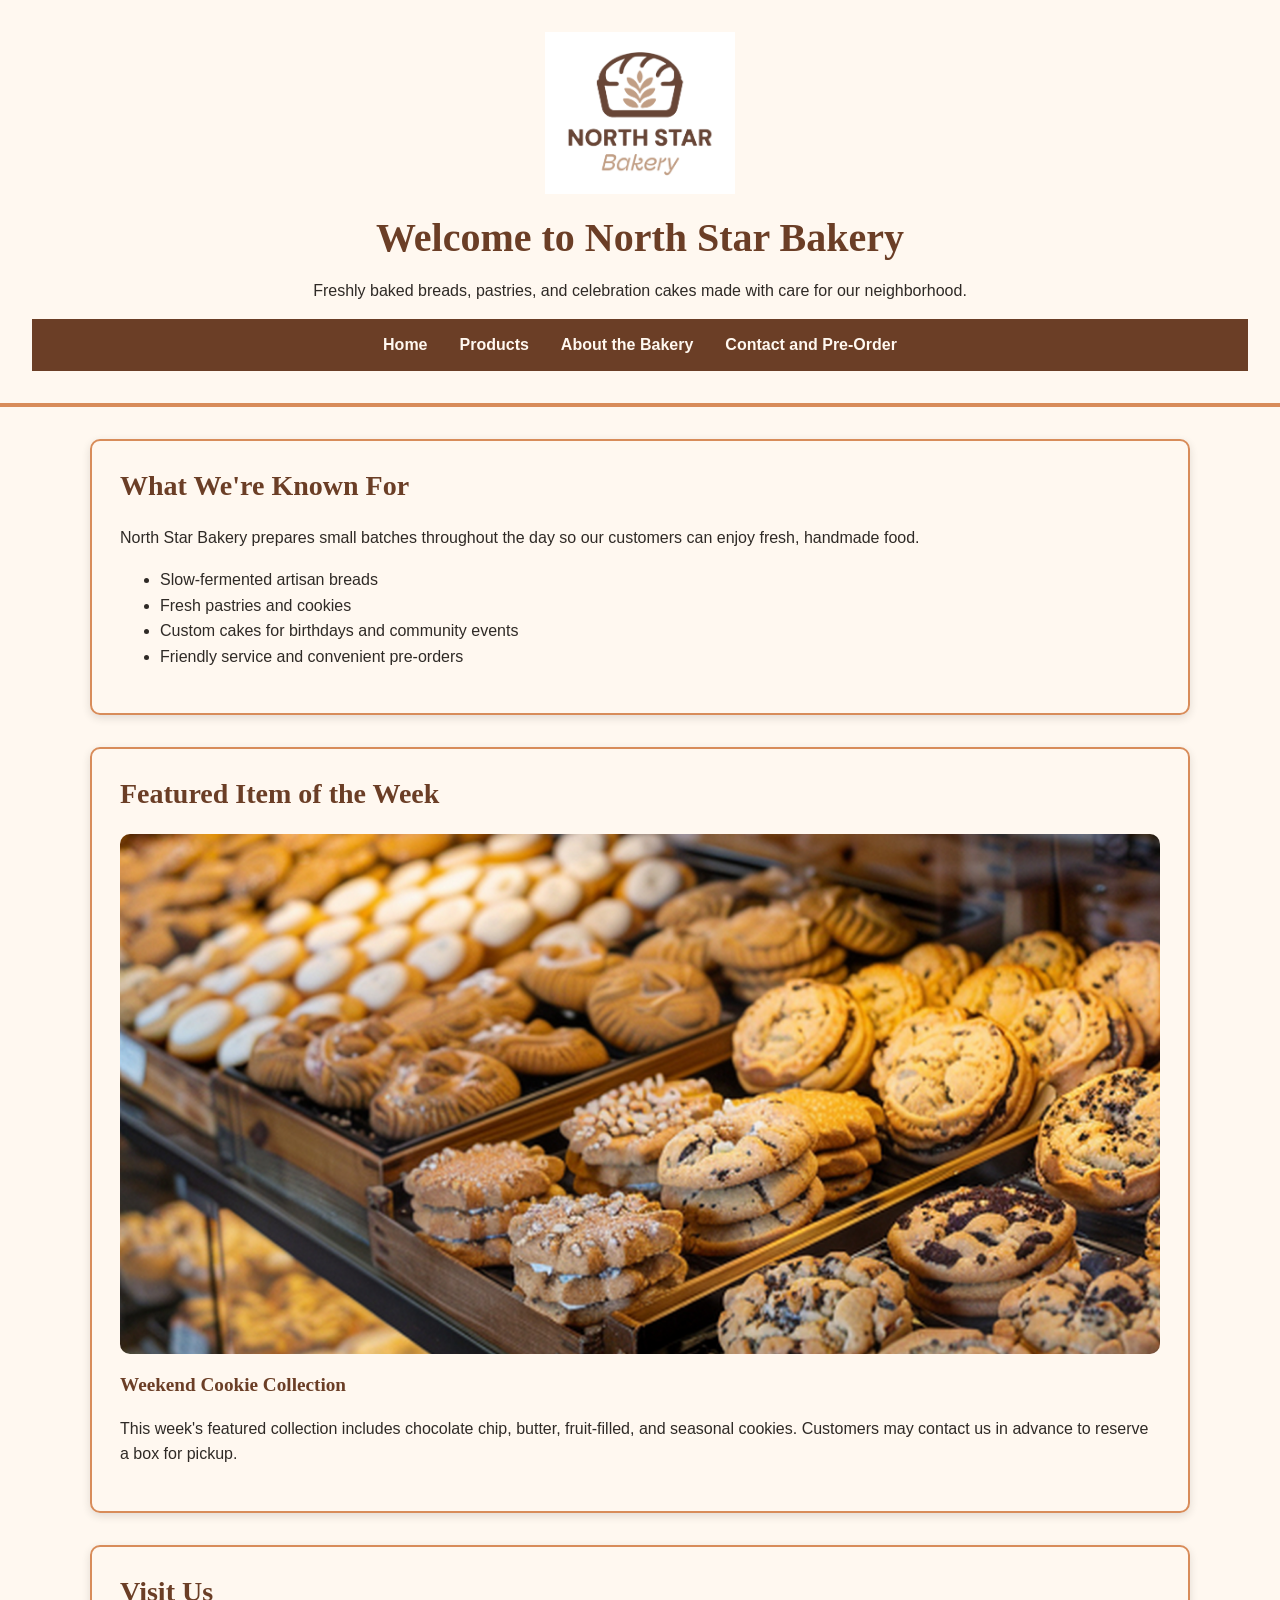
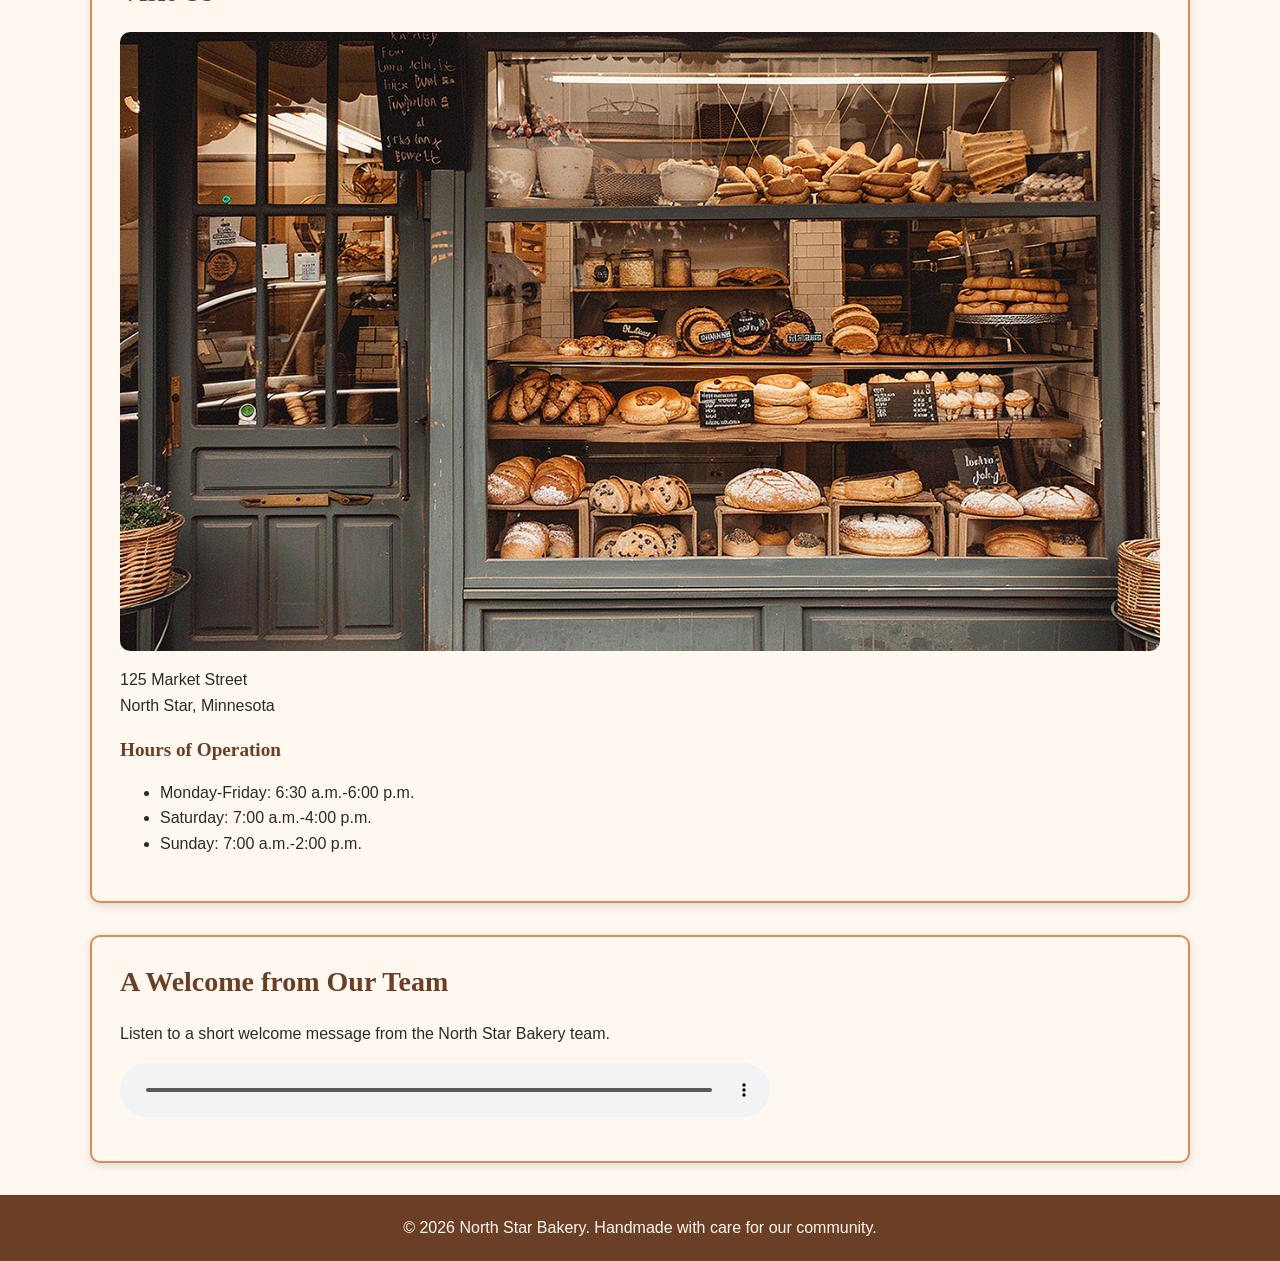
<file: index.html>
<!DOCTYPE html>
<html lang="en">
</head>
    <meta charset="UTF-8">
    <meta name="viewport" content="width=device-width, initial-scale=1.0">
    <title>Home | North Star Bakery</title>
    <link rel="stylesheet" href="styles.css">
</head>
<body>
    <header>
        <a href="index.html">
            <img
                src="media/bakery-logo_c.png"
                alt="North Star Bakery logo with a loaf of bread and wheat design"
            >
        </a>

        <h1>Welcome to North Star Bakery</h1>

        <p>
            Freshly baked breads, pastries, and celebration cakes made
            with care for our neighborhood.
        </p>

        <nav aria-label="Primary navigation">
            <ul>
                <li>
                    <a href="index.html" aria-current="page">Home</a>
                </li>
                <li>
                    <a href="products.html">Products</a>
                </li>
                <li>
                    <a href="about.html">About the Bakery</a>
                </li>
                <li>
                    <a href="contact.html">Contact and Pre-Order</a>
                </li>
            </ul>
        </nav>
    </header>

    <main>
        <section aria-labelledby="known-for-heading">
            <h2 id="known-for-heading">What We're Known For</h2>

            <p>
                North Star Bakery prepares small batches throughout the
                day so our customers can enjoy fresh, handmade food.
            </p>

            <ul>
                <li>Slow-fermented artisan breads</li>
                <li>Fresh pastries and cookies</li>
                <li>Custom cakes for birthdays and community events</li>
                <li>Friendly service and convenient pre-orders</li>
            </ul>
        </section>

        <section aria-labelledby="featured-heading">
            <h2 id="featured-heading">Featured Item of the Week</h2>

            <picture>
                <source
                    media="(min-width: 768px)"
                    srcset="media/bakery-feature-large_c.png"
                >
                <img
                    src="media/bakery-feature-small_c.png"
                    alt="Assorted cookies and pastries displayed at North Star Bakery"
                >
            </picture>

            <h3>Weekend Cookie Collection</h3>

            <p>
                This week's featured collection includes chocolate chip,
                butter, fruit-filled, and seasonal cookies. Customers may
                contact us in advance to reserve a box for pickup.
            </p>
        </section>

        <section aria-labelledby="visit-heading">
            <h2 id="visit-heading">Visit Us</h2>

            <img
                src="media/bakery-storefront_c.png"
                alt="North Star Bakery storefront with breads and pastries displayed in the window"
            >

            <address>
                125 Market Street<br>
                North Star, Minnesota
            </address>

            <h3>Hours of Operation</h3>

            <ul>
                <li>Monday-Friday: 6:30 a.m.-6:00 p.m.</li>
                <li>Saturday: 7:00 a.m.-4:00 p.m.</li>
                <li>Sunday: 7:00 a.m.-2:00 p.m.</li>
            </ul>
        </section>

        <section aria-labelledby="audio-heading">
            <h2 id="audio-heading">A Welcome from Our Team</h2>

            <p>
                Listen to a short welcome message from the North Star
                Bakery team.
            </p>

            <audio controls>
                <source
                    src="media/bakery-welcome_c.mp3"
                    type="audio/mpeg"
                >
                Your browser does not support the audio element.
                <a href="media/bakery-welcome_c.mp3">
                    Download the North Star Bakery welcome message
                </a>.
            </audio>
        </section>
    </main>

    <footer>
        <p>
            &copy; 2026 North Star Bakery. Handmade with care for our
            community.
        </p>
    </footer>
</body>
</html>
</file>
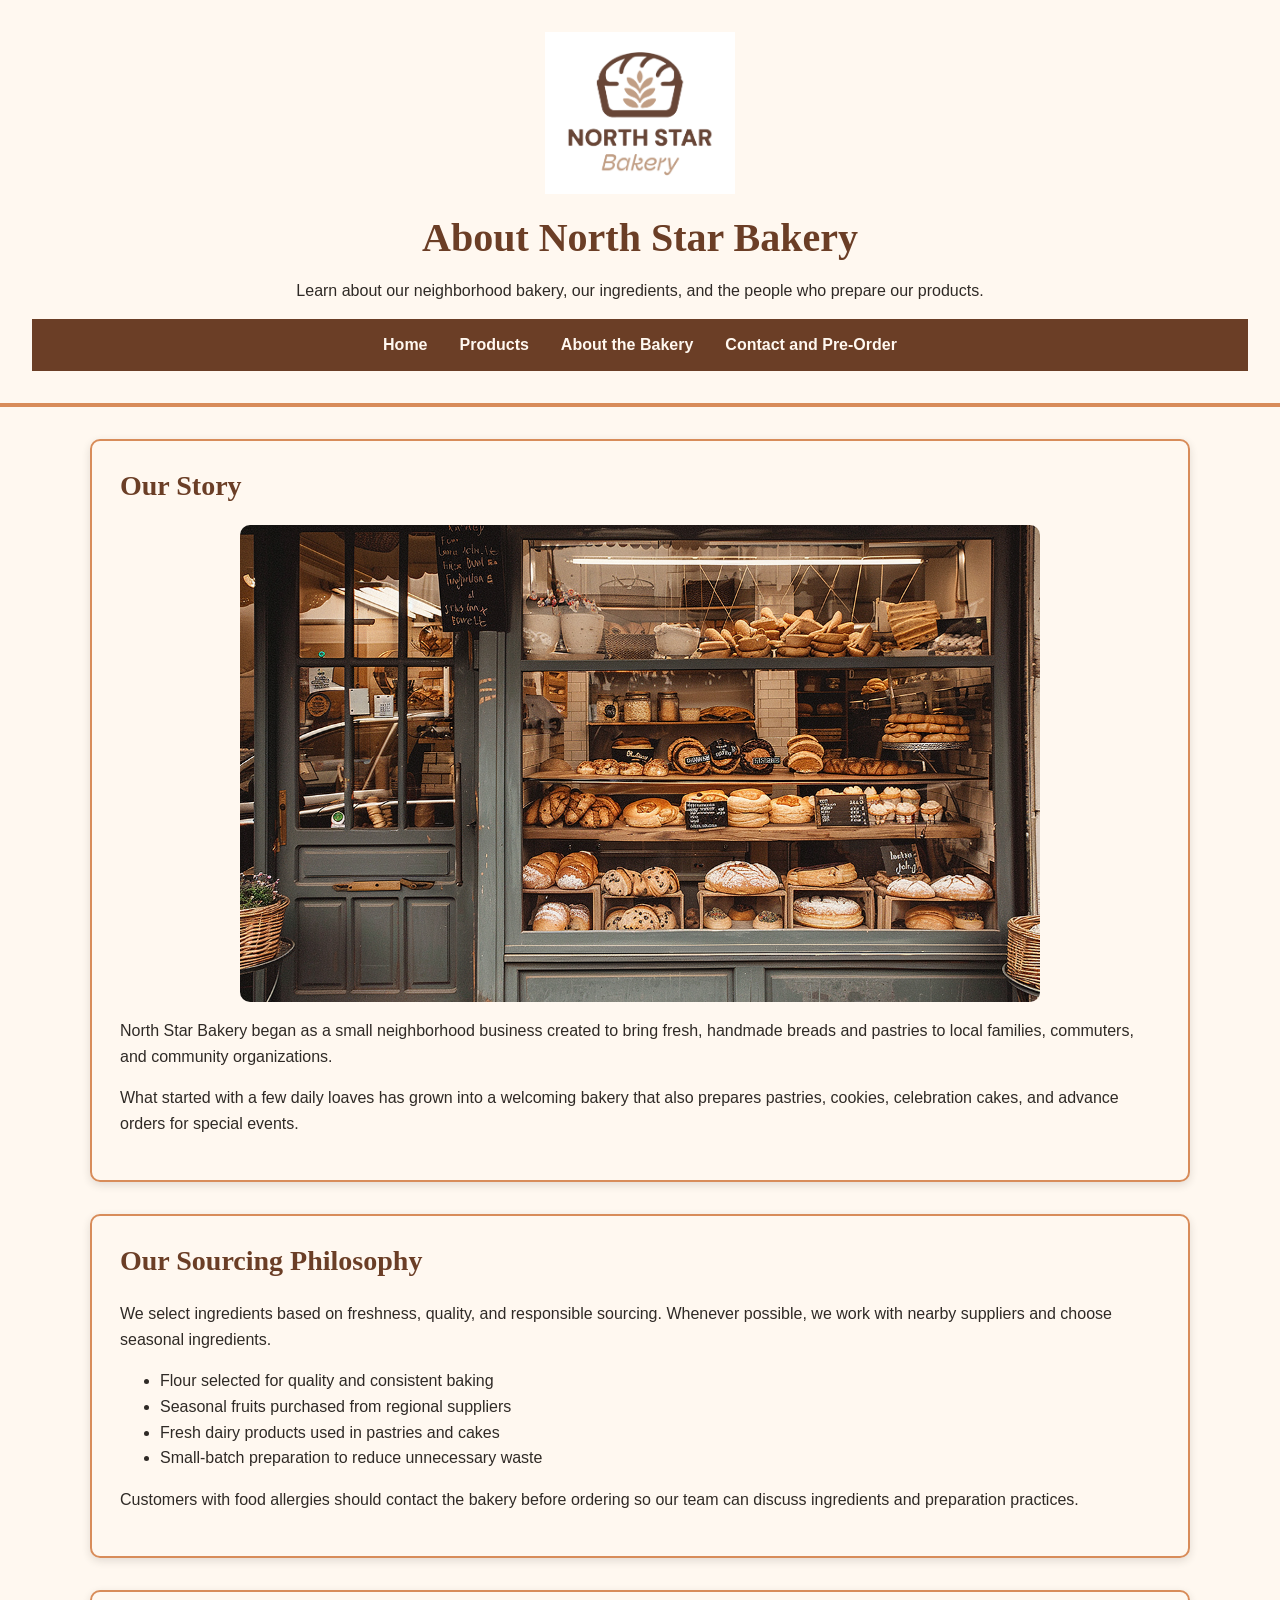
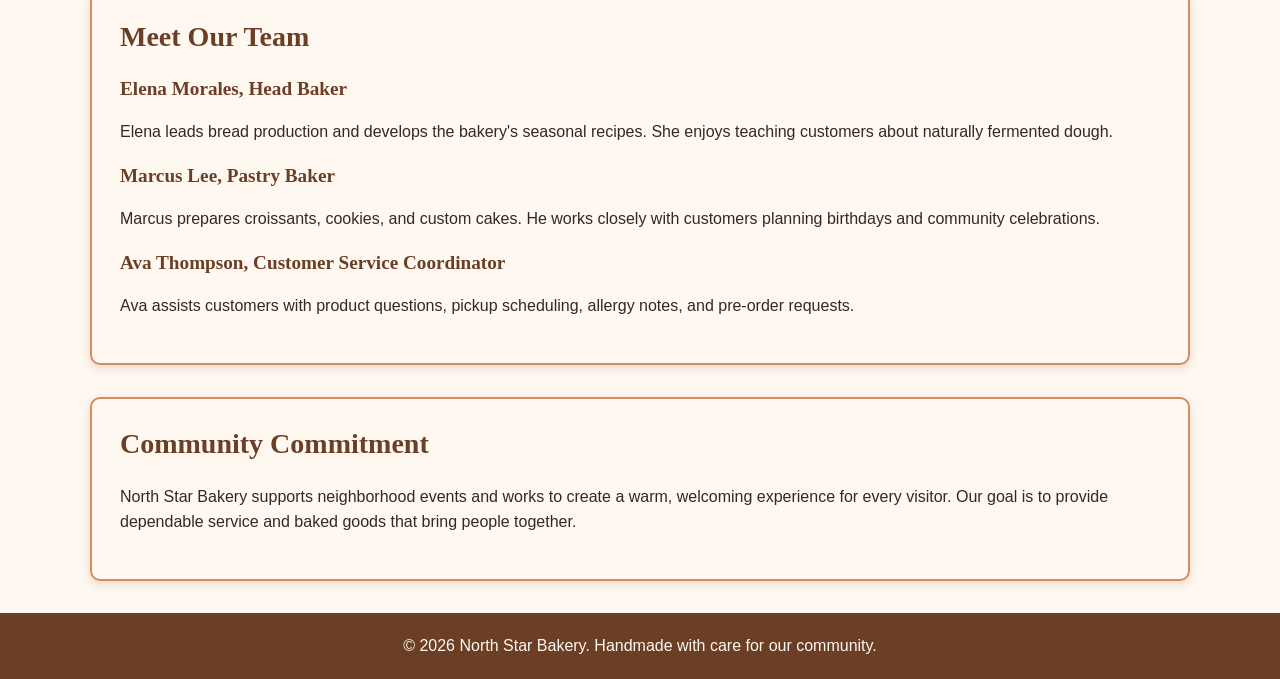
<file: about.html>
<!DOCTYPE html>
<html lang="en">
<head>
    <meta charset="UTF-8">
    <meta name="viewport" content="width=device-width, initial-scale=1.0">
    <title>About | North Star Bakery</title>
    <link rel="stylesheet" href="styles.css">
</head>
<body>
    <header>
        <a href="index.html">
            <img
                src="media/bakery-logo_c.png"
                width="300"
                alt="North Star Bakery logo with a loaf of bread and wheat design"
            >
        </a>

        <h1>About North Star Bakery</h1>

        <p>
            Learn about our neighborhood bakery, our ingredients, and
            the people who prepare our products.
        </p>

        <nav aria-label="Primary navigation">
            <ul>
                <li>
                    <a href="index.html">Home</a>
                </li>
                <li>
                    <a href="products.html">Products</a>
                </li>
                <li>
                    <a href="about.html" aria-current="page">
                        About the Bakery
                    </a>
                </li>
                <li>
                    <a href="contact.html">Contact and Pre-Order</a>
                </li>
            </ul>
        </nav>
    </header>

    <main>
        <section aria-labelledby="story-heading">
            <h2 id="story-heading">Our Story</h2>

            <img
                src="media/bakery-storefront_c.png"
                width="800"
                alt="North Star Bakery storefront with breads and pastries displayed in the window"
            >

            <p>
                North Star Bakery began as a small neighborhood business
                created to bring fresh, handmade breads and pastries to
                local families, commuters, and community organizations.
            </p>

            <p>
                What started with a few daily loaves has grown into a
                welcoming bakery that also prepares pastries, cookies,
                celebration cakes, and advance orders for special events.
            </p>
        </section>

        <section aria-labelledby="sourcing-heading">
            <h2 id="sourcing-heading">Our Sourcing Philosophy</h2>

            <p>
                We select ingredients based on freshness, quality, and
                responsible sourcing. Whenever possible, we work with
                nearby suppliers and choose seasonal ingredients.
            </p>

            <ul>
                <li>Flour selected for quality and consistent baking</li>
                <li>Seasonal fruits purchased from regional suppliers</li>
                <li>Fresh dairy products used in pastries and cakes</li>
                <li>Small-batch preparation to reduce unnecessary waste</li>
            </ul>

            <p>
                Customers with food allergies should contact the bakery
                before ordering so our team can discuss ingredients and
                preparation practices.
            </p>
        </section>

        <section aria-labelledby="team-heading">
            <h2 id="team-heading">Meet Our Team</h2>

            <article>
                <h3>Elena Morales, Head Baker</h3>
                <p>
                    Elena leads bread production and develops the bakery's
                    seasonal recipes. She enjoys teaching customers about
                    naturally fermented dough.
                </p>
            </article>

            <article>
                <h3>Marcus Lee, Pastry Baker</h3>
                <p>
                    Marcus prepares croissants, cookies, and custom cakes.
                    He works closely with customers planning birthdays and
                    community celebrations.
                </p>
            </article>

            <article>
                <h3>Ava Thompson, Customer Service Coordinator</h3>
                <p>
                    Ava assists customers with product questions, pickup
                    scheduling, allergy notes, and pre-order requests.
                </p>
            </article>
        </section>

        <section aria-labelledby="community-heading">
            <h2 id="community-heading">Community Commitment</h2>

            <p>
                North Star Bakery supports neighborhood events and works
                to create a warm, welcoming experience for every visitor.
                Our goal is to provide dependable service and baked goods
                that bring people together.
            </p>
        </section>
    </main>

    <footer>
        <p>
            &copy; 2026 North Star Bakery. Handmade with care for our
            community.
        </p>
    </footer>
</body>
</html>
</file>
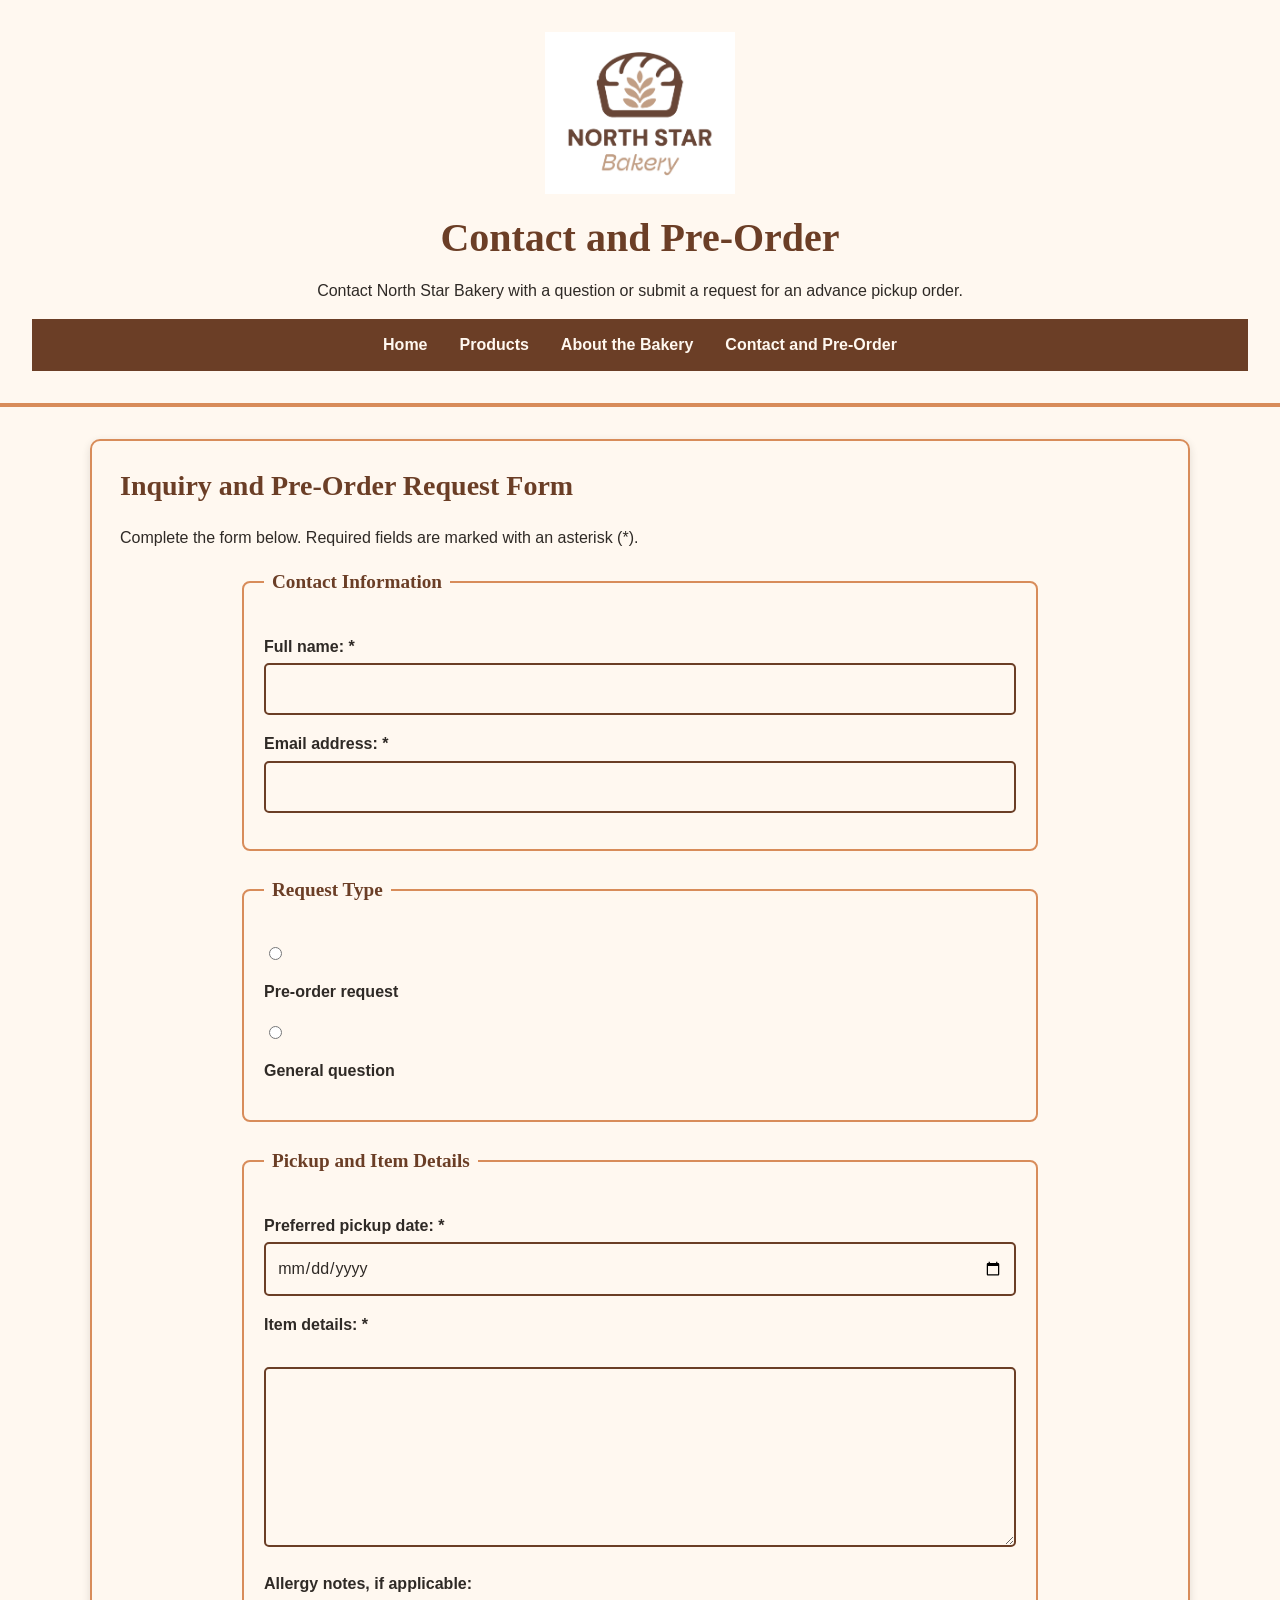
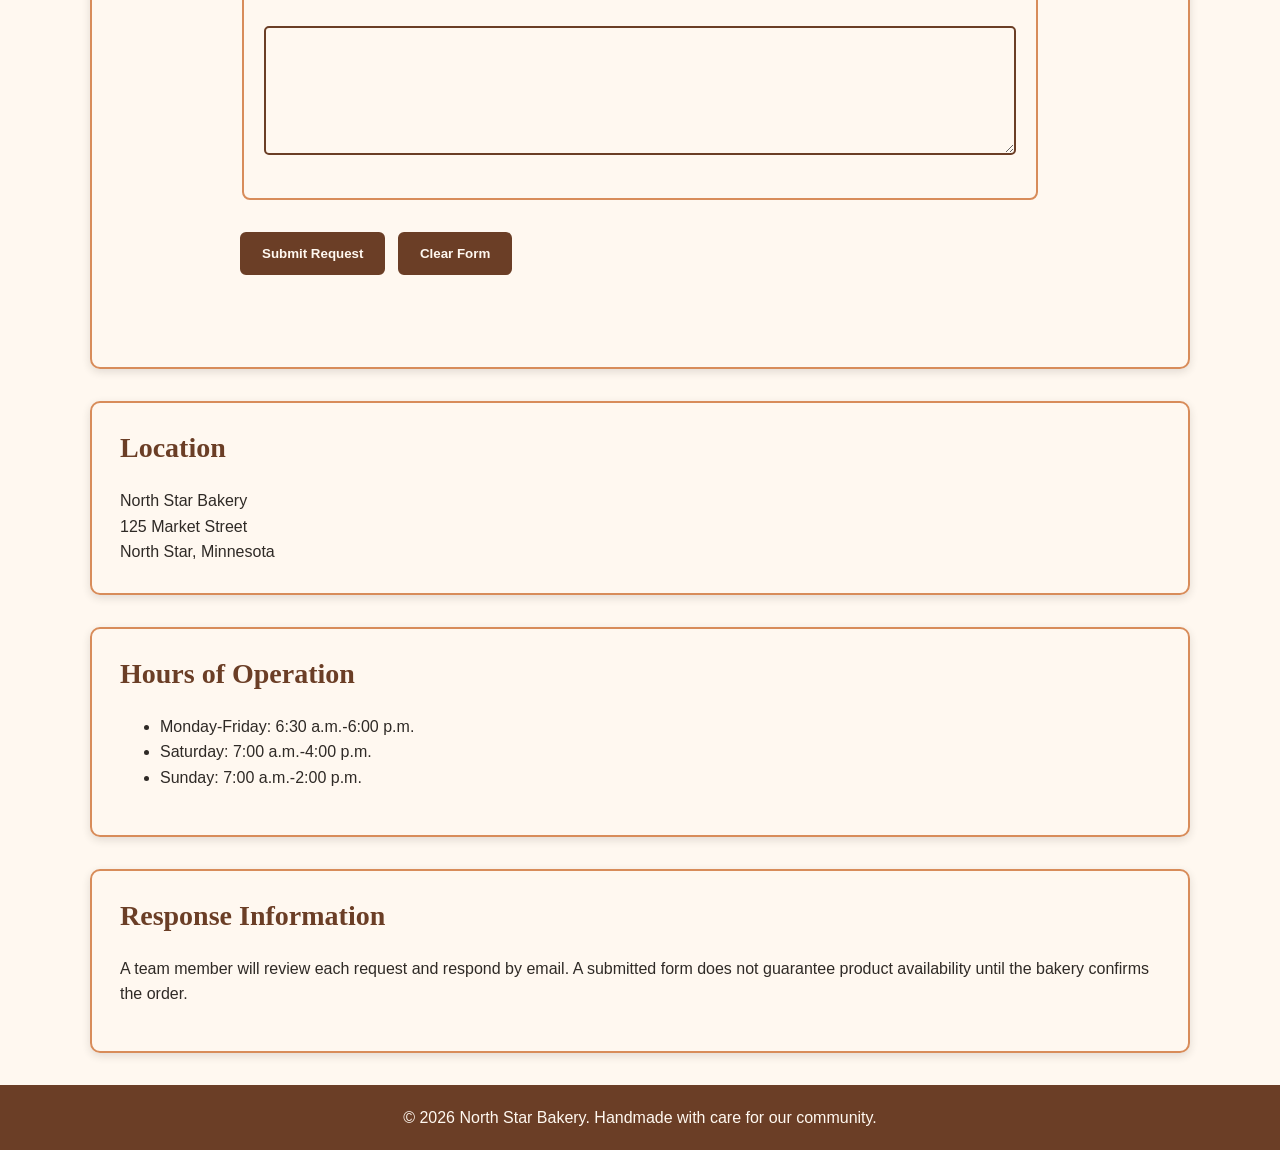
<file: contact.html>
<!DOCTYPE html>
<html lang="en">
<head>
    <meta charset="UTF-8">
    <meta name="viewport" content="width=device-width, initial-scale=1.0">
    <title>Contact and Pre-Order | North Star Bakery</title>
    <link rel="stylesheet" href="styles.css">
</head>
<body>
    <header>
        <a href="index.html">
            <img
                src="media/bakery-logo_c.png"
                width="300"
                alt="North Star Bakery logo with a loaf of bread and wheat design"
            >
        </a>

        <h1>Contact and Pre-Order</h1>

        <p>
            Contact North Star Bakery with a question or submit a request
            for an advance pickup order.
        </p>

        <nav aria-label="Primary navigation">
            <ul>
                <li>
                    <a href="index.html">Home</a>
                </li>
                <li>
                    <a href="products.html">Products</a>
                </li>
                <li>
                    <a href="about.html">About the Bakery</a>
                </li>
                <li>
                    <a href="contact.html" aria-current="page">
                        Contact and Pre-Order
                    </a>
                </li>
            </ul>
        </nav>
    </header>

    <main>
        <section aria-labelledby="form-heading">
            <h2 id="form-heading">Inquiry and Pre-Order Request Form</h2>

            <p>
                Complete the form below. Required fields are marked with
                an asterisk (*).
            </p>

            <form action="contact.html" method="get" novalidate>
                <fieldset>
                    <legend>Contact Information</legend>

                    <p>
                        <label for="full-name">Full name: *</label>
                        <input
                            type="text"
                            id="full-name"
                            name="full-name"
                            minlength="2"
                            maxlength="60"
                            autocomplete="name"
                            required
                        >
                    </p>

                    <p>
                        <label for="email">Email address: *</label>
                        <input
                            type="email"
                            id="email"
                            name="email"
                            autocomplete="email"
                            required
                        >
                    </p>
                </fieldset>

                <fieldset>
                    <legend>Request Type</legend>

                    <p>
                        <input
                            type="radio"
                            id="pre-order"
                            name="request-type"
                            value="pre-order"
                            required
                        >
                        <label for="pre-order">Pre-order request</label>
                    </p>

                    <p>
                        <input
                            type="radio"
                            id="general-question"
                            name="request-type"
                            value="general-question"
                        >
                        <label for="general-question">
                            General question
                        </label>
                    </p>
                </fieldset>

                <fieldset>
                    <legend>Pickup and Item Details</legend>

                    <p>
                        <label for="pickup-date">
                            Preferred pickup date: *
                        </label>
                        <input
                            type="date"
                            id="pickup-date"
                            name="pickup-date"
                            required
                        >
                    </p>

                    <p>
                        <label for="item-details">
                            Item details: *
                        </label>
                        <br>
                        <textarea
                            id="item-details"
                            name="item-details"
                            rows="6"
                            cols="50"
                            minlength="5"
                            maxlength="500"
                            required
                        ></textarea>
                    </p>

                    <p>
                        <label for="allergy-notes">
                            Allergy notes, if applicable:
                        </label>
                        <br>
                        <textarea
                            id="allergy-notes"
                            name="allergy-notes"
                            rows="4"
                            cols="50"
                            maxlength="300"
                        ></textarea>
                    </p>
                </fieldset>

                <p>
                    <button type="submit">Submit Request</button>
                    <button type="reset">Clear Form</button>
                </p>
            </form>
        </section>

        <section aria-labelledby="location-heading">
            <h2 id="location-heading">Location</h2>

            <address>
                North Star Bakery<br>
                125 Market Street<br>
                North Star, Minnesota
            </address>
        </section>

        <section aria-labelledby="hours-heading">
            <h2 id="hours-heading">Hours of Operation</h2>

            <ul>
                <li>Monday-Friday: 6:30 a.m.-6:00 p.m.</li>
                <li>Saturday: 7:00 a.m.-4:00 p.m.</li>
                <li>Sunday: 7:00 a.m.-2:00 p.m.</li>
            </ul>
        </section>

        <section aria-labelledby="response-heading">
            <h2 id="response-heading">Response Information</h2>

            <p>
                A team member will review each request and respond by email.
                A submitted form does not guarantee product availability
                until the bakery confirms the order.
            </p>
        </section>
    </main>

    <footer>
        <p>
            &copy; 2026 North Star Bakery. Handmade with care for our
            community.
        </p>
    </footer>
    <script src="script.js"></script>
</body>
</html>
</file>
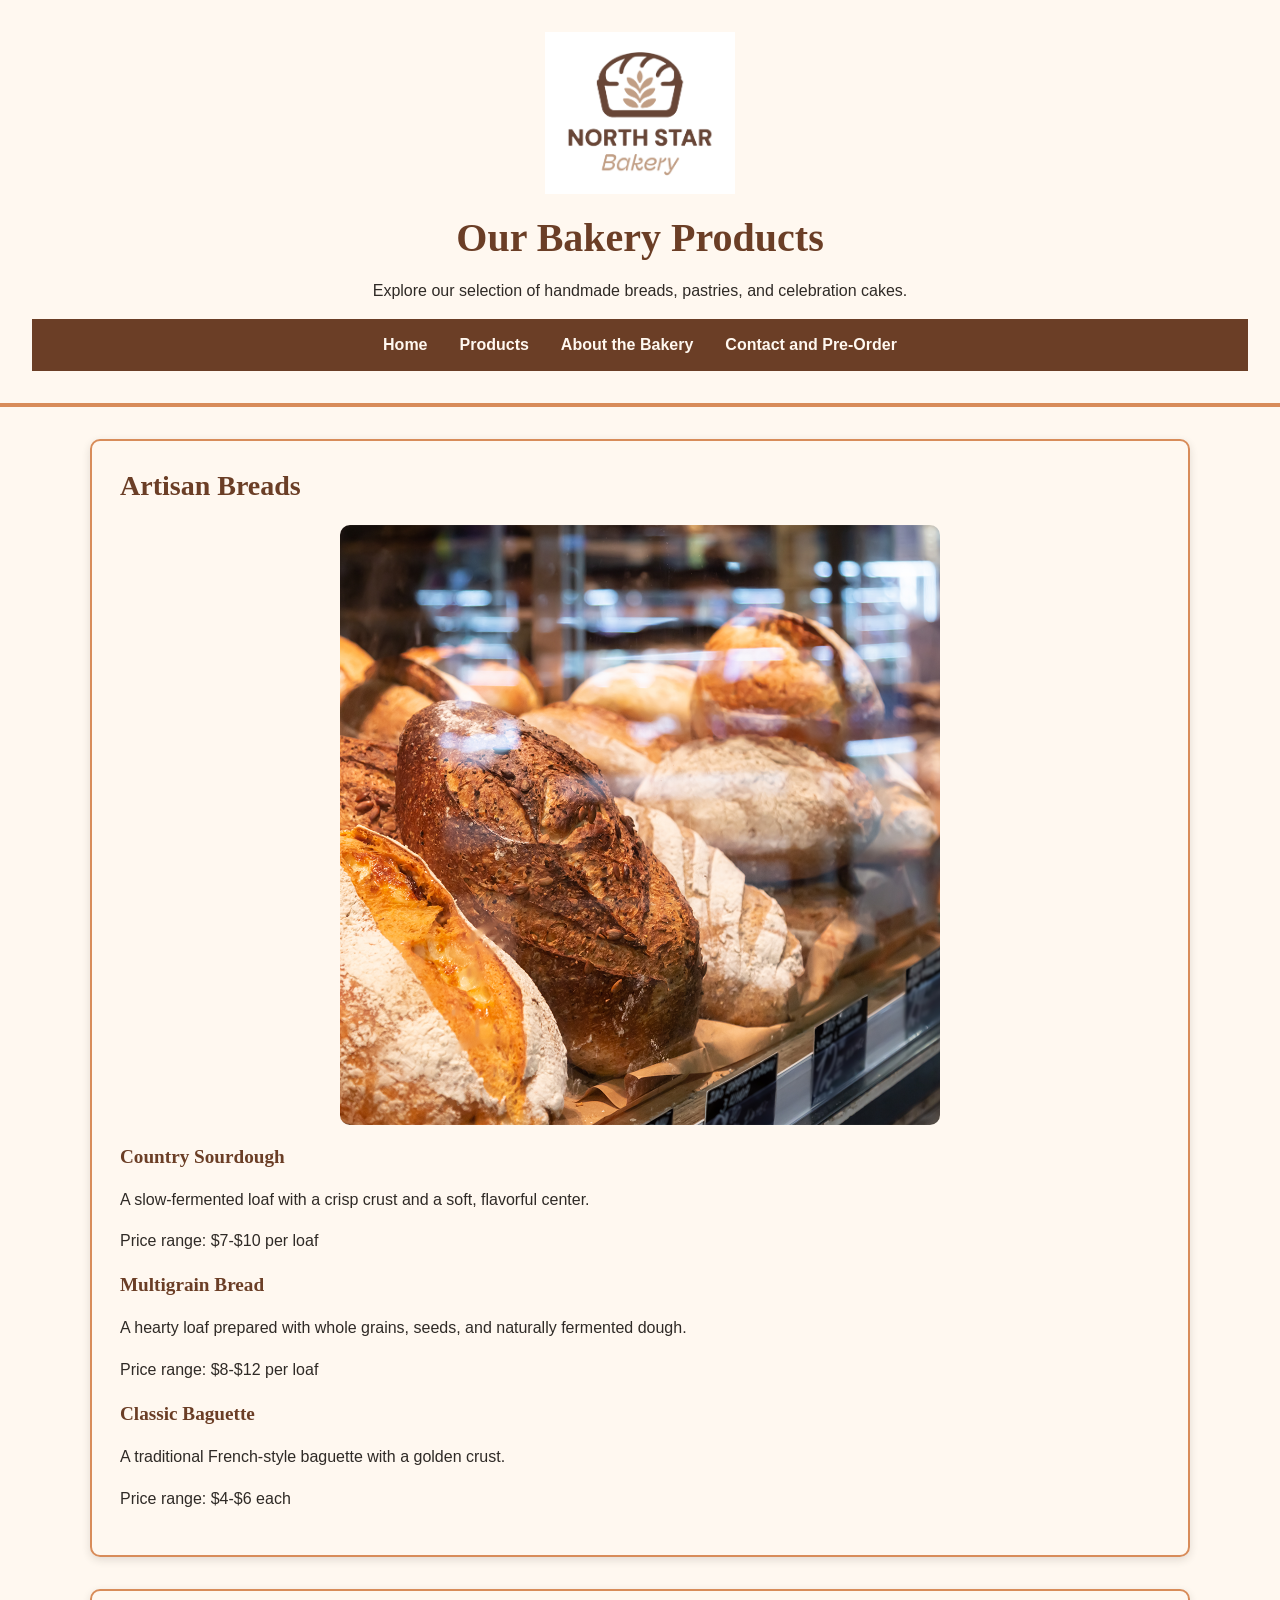
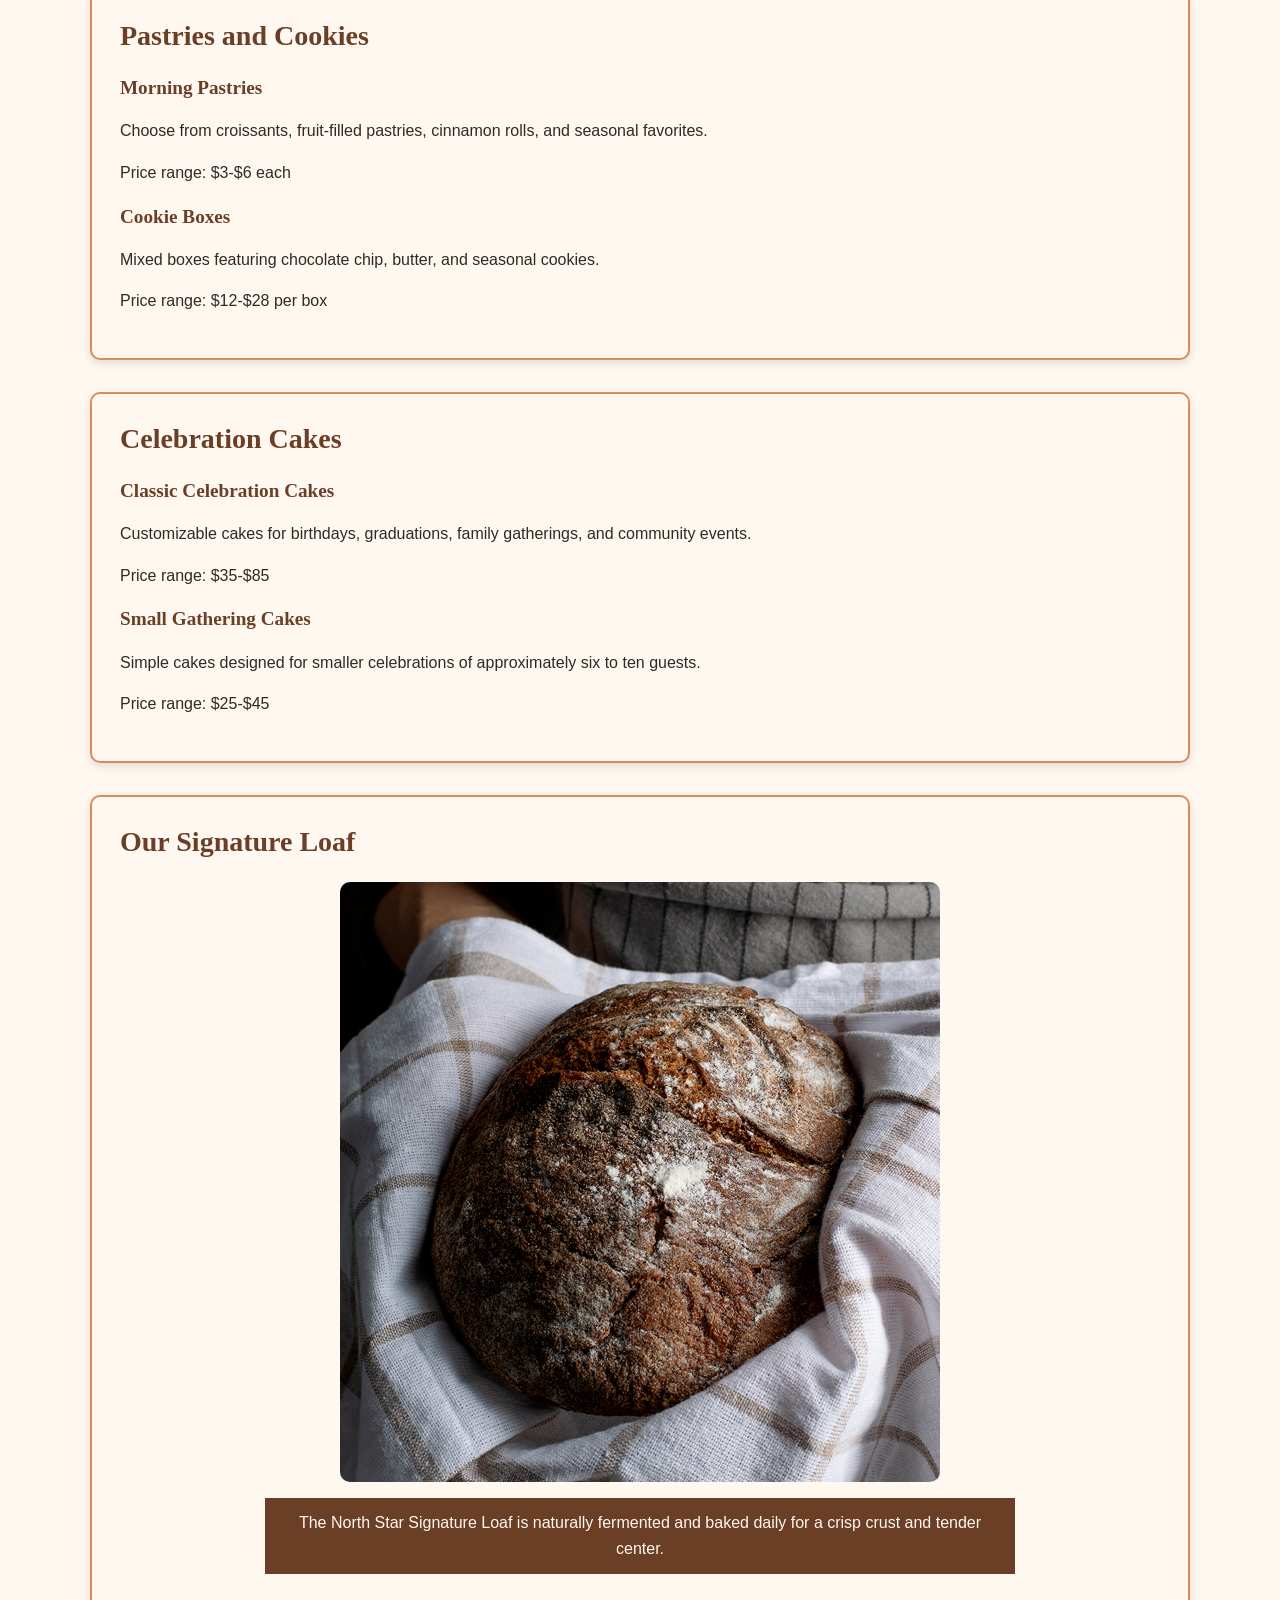
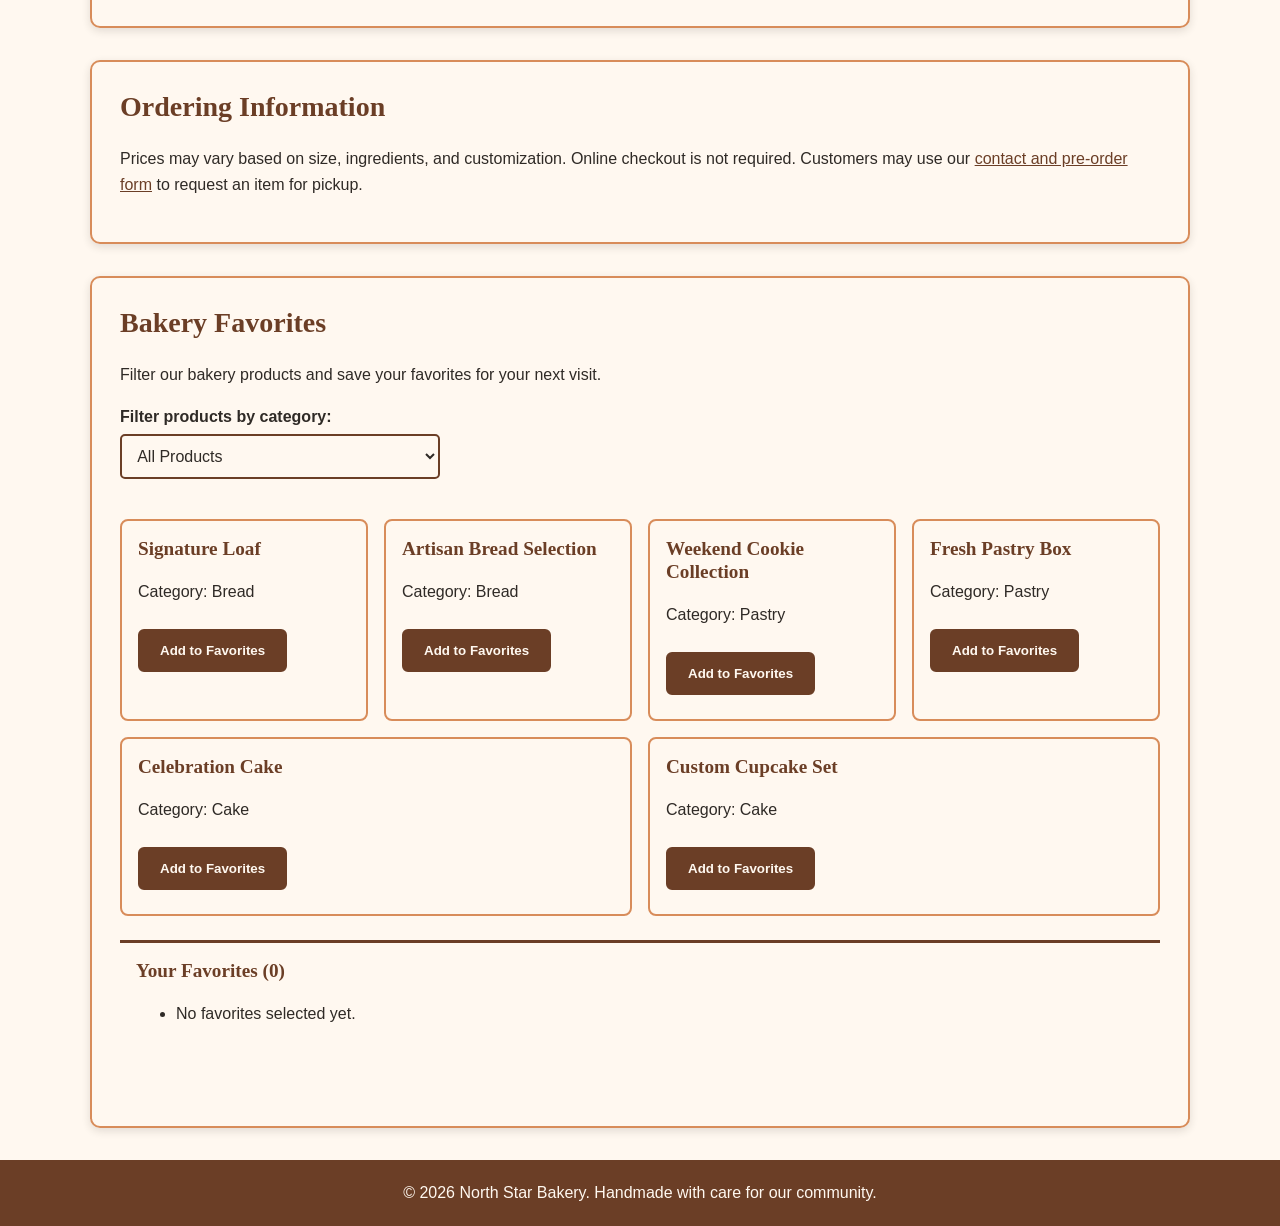
<file: products.html>
<!DOCTYPE html>
<html lang="en">
<head>
    <meta charset="UTF-8">
    <meta name="viewport" content="width=device-width, initial-scale=1.0">
    <title>Products | North Star Bakery</title>
    <link rel="stylesheet" href="styles.css">
</head>
<body>
    <header>
        <a href="index.html">
            <img
                src="media/bakery-logo_c.png"
                width="300"
                alt="North Star Bakery logo with a loaf of bread and wheat design"
            >
        </a>

        <h1>Our Bakery Products</h1>

        <p>
            Explore our selection of handmade breads, pastries, and
            celebration cakes.
        </p>

        <nav aria-label="Primary navigation">
            <ul>
                <li>
                    <a href="index.html">Home</a>
                </li>
                <li>
                    <a href="products.html" aria-current="page">Products</a>
                </li>
                <li>
                    <a href="about.html">About the Bakery</a>
                </li>
                <li>
                    <a href="contact.html">Contact and Pre-Order</a>
                </li>
            </ul>
        </nav>
    </header>

    <main>
        <section aria-labelledby="breads-heading">
            <h2 id="breads-heading">Artisan Breads</h2>

            <img
                src="media/bakery-bread_c.png"
                width="600"
                alt="Assorted handmade loaves displayed inside the bakery"
            >

            <article>
                <h3>Country Sourdough</h3>
                <p>
                    A slow-fermented loaf with a crisp crust and a soft,
                    flavorful center.
                </p>
                <p>Price range: $7-$10 per loaf</p>
            </article>

            <article>
                <h3>Multigrain Bread</h3>
                <p>
                    A hearty loaf prepared with whole grains, seeds, and
                    naturally fermented dough.
                </p>
                <p>Price range: $8-$12 per loaf</p>
            </article>

            <article>
                <h3>Classic Baguette</h3>
                <p>
                    A traditional French-style baguette with a golden crust.
                </p>
                <p>Price range: $4-$6 each</p>
            </article>
        </section>

        <section aria-labelledby="pastries-heading">
            <h2 id="pastries-heading">Pastries and Cookies</h2>

            <article>
                <h3>Morning Pastries</h3>
                <p>
                    Choose from croissants, fruit-filled pastries, cinnamon
                    rolls, and seasonal favorites.
                </p>
                <p>Price range: $3-$6 each</p>
            </article>

            <article>
                <h3>Cookie Boxes</h3>
                <p>
                    Mixed boxes featuring chocolate chip, butter, and
                    seasonal cookies.
                </p>
                <p>Price range: $12-$28 per box</p>
            </article>
        </section>

        <section aria-labelledby="cakes-heading">
            <h2 id="cakes-heading">Celebration Cakes</h2>

            <article>
                <h3>Classic Celebration Cakes</h3>
                <p>
                    Customizable cakes for birthdays, graduations, family
                    gatherings, and community events.
                </p>
                <p>Price range: $35-$85</p>
            </article>

            <article>
                <h3>Small Gathering Cakes</h3>
                <p>
                    Simple cakes designed for smaller celebrations of
                    approximately six to ten guests.
                </p>
                <p>Price range: $25-$45</p>
            </article>
        </section>

        <section aria-labelledby="signature-heading">
            <h2 id="signature-heading">Our Signature Loaf</h2>

            <figure>
                <img
                    src="media/bakery-signature-loaf_c.png"
                    width="600"
                    alt="Rustic round signature loaf resting on a striped cloth"
                >
                <figcaption>
                    The North Star Signature Loaf is naturally fermented
                    and baked daily for a crisp crust and tender center.
                </figcaption>
            </figure>
        </section>

        <section aria-labelledby="ordering-heading">
            <h2 id="ordering-heading">Ordering Information</h2>

            <p>
                Prices may vary based on size, ingredients, and customization.
                Online checkout is not required. Customers may use our
                <a href="contact.html">contact and pre-order form</a>
                to request an item for pickup.
            </p>
        </section>
        <section id="favorites-feature">
    <h2>Bakery Favorites</h2>

    <p>
        Filter our bakery products and save your favorites
        for your next visit.
    </p>

    <label for="category-filter">
        Filter products by category:
    </label>

    <select id="category-filter">
        <option value="all">All Products</option>
        <option value="bread">Breads</option>
        <option value="pastry">Pastries</option>
        <option value="cake">Cakes</option>
    </select>

    <div
        id="product-list"
        class="product-list"
    ></div>

    <div class="favorites-summary">
        <h3>
            Your Favorites
            (<span id="favorite-count">0</span>)
        </h3>

        <ul id="favorites-list"></ul>

        <p
            id="storage-message"
            class="status-message"
            aria-live="polite"
        ></p>
    </div>
</section>
    </main>

    <footer>
        <p>
            &copy; 2026 North Star Bakery. Handmade with care for our
            community.
        </p>
    </footer>
    <script src="script.js"></script>
</body>
</html>
</file>
<file: styles.css>
/* North Star Bakery - Visual Design System */

* {
    box-sizing: border-box;
}

body {
    margin: 0;
    background-color: #fff8f0;
    color: #2f2a26;
    font-family: Arial, Helvetica, sans-serif;
    font-size: 1rem;
    line-height: 1.6;
}

header {
    padding: 1.5rem 1rem;
    text-align: center;
    border-bottom: 4px solid #d88c5a;
}

header img {
    width: 160px;
    max-width: 45vw;
    height: auto;
}

h1,
h2,
h3 {
    color: #6b3e26;
    font-family: Georgia, "Times New Roman", serif;
    line-height: 1.2;
}

h1 {
    margin: 0.75rem 0;
    font-size: 2rem;
}

h2 {
    margin-top: 0;
    font-size: 1.5rem;
}

h3 {
    font-size: 1.2rem;
}

nav {
    margin-top: 1rem;
    background-color: #6b3e26;
}

nav ul {
    display: flex;
    flex-direction: column;
    gap: 0;
    margin: 0;
    padding: 0;
    list-style: none;
}

nav a {
    display: block;
    padding: 0.8rem 1rem;
    color: #fff8f0;
    font-weight: bold;
    text-decoration: none;
}

nav a:hover,
nav a:focus {
    background-color: #d88c5a;
    color: #2f2a26;
}

main {
    display: flex;
    flex-direction: column;
    gap: 1.5rem;
    width: min(100% - 2rem, 1100px);
    margin: 0 auto;
    padding: 1.5rem 0;
}

section {
    padding: 1.25rem;
    border: 2px solid #d88c5a;
    border-radius: 10px;
    box-shadow: 0 3px 8px rgba(47, 42, 38, 0.14);
}

main img {
    display: block;
    max-width: 100%;
    height: auto;
    margin: 1rem auto;
    border-radius: 10px;
}

picture {
    display: block;
}

figure {
    max-width: 750px;
    margin: 1.5rem auto;
}

figcaption {
    padding: 0.75rem;
    background-color: #6b3e26;
    color: #fff8f0;
    text-align: center;
}

a {
    color: #6b3e26;
}

a:hover,
a:focus {
    color: #2f2a26;
}

audio,
video {
    display: block;
    width: 100%;
    max-width: 650px;
    margin: 1rem 0;
}

form {
    width: 100%;
    max-width: 800px;
    margin: 0 auto;
}

fieldset {
    margin-bottom: 1.5rem;
    padding: 1.25rem;
    border: 2px solid #d88c5a;
    border-radius: 8px;
}

legend {
    padding: 0 0.5rem;
    color: #6b3e26;
    font-family: Georgia, "Times New Roman", serif;
    font-size: 1.2rem;
    font-weight: bold;
}

label {
    display: block;
    margin-top: 0.75rem;
    font-weight: bold;
}

input,
select,
textarea {
    width: 100%;
    margin-top: 0.25rem;
    padding: 0.7rem;
    border: 2px solid #6b3e26;
    border-radius: 5px;
    background-color: #fff8f0;
    color: #2f2a26;
    font: inherit;
}

input[type="radio"],
input[type="checkbox"] {
    width: auto;
}

input:focus,
select:focus,
textarea:focus {
    outline: 3px solid #d88c5a;
    outline-offset: 2px;
}

button,
input[type="submit"],
input[type="reset"] {
    width: auto;
    margin: 0.5rem 0.5rem 0.5rem 0;
    padding: 0.75rem 1.25rem;
    border: 2px solid #6b3e26;
    border-radius: 6px;
    background-color: #6b3e26;
    color: #fff8f0;
    font-weight: bold;
    cursor: pointer;
}

button:hover,
button:focus,
input[type="submit"]:hover,
input[type="submit"]:focus,
input[type="reset"]:hover,
input[type="reset"]:focus {
    background-color: #d88c5a;
    color: #2f2a26;
}

address {
    font-style: normal;
}

footer {
    padding: 1.25rem;
    background-color: #6b3e26;
    color: #fff8f0;
    text-align: center;
}

footer p {
    margin: 0;
}

/* Layout for tablets and larger screens */
@media (min-width: 768px) {
    header {
        padding: 2rem;
    }

    header img {
        width: 190px;
    }

    h1 {
        font-size: 2.5rem;
    }

    h2 {
        font-size: 1.75rem;
    }

    nav ul {
        flex-direction: row;
        justify-content: center;
        flex-wrap: wrap;
    }

    main {
        gap: 2rem;
        padding: 2rem 0;
    }

    section {
        padding: 1.75rem;
    }
}

/* Interactive favorites feature */

#favorites-feature select {
    max-width: 320px;
    margin-bottom: 1rem;
}

.product-list {
    display: flex;
    flex-direction: column;
    gap: 1rem;
    margin: 1.5rem 0;
}

.product-card {
    padding: 1rem;
    border: 2px solid #d88c5a;
    border-radius: 8px;
}

.product-card h3 {
    margin-top: 0;
}

.favorite-button[aria-pressed="true"] {
    background-color: #d88c5a;
    color: #2f2a26;
}

.favorites-summary {
    margin-top: 1.5rem;
    padding: 1rem;
    border-top: 3px solid #6b3e26;
}

.favorites-summary h3 {
    margin-top: 0;
}

.status-message {
    min-height: 1.5rem;
    color: #6b3e26;
    font-weight: bold;
}

/* JavaScript form validation */

.error-message {
    display: block;
    min-height: 1.25rem;
    margin-top: 0.25rem;
    color: #6b3e26;
    font-weight: bold;
}

[aria-invalid="true"] {
    border-color: #6b3e26;
    box-shadow: 0 0 0 3px #d88c5a;
}

#form-status {
    min-height: 1.5rem;
    color: #6b3e26;
    font-weight: bold;
}

/* Larger-screen layout for product cards */

@media (min-width: 768px) {
    .product-list {
        flex-direction: row;
        flex-wrap: wrap;
    }

    .product-card {
        flex: 1 1 220px;
    }
}
</file>
